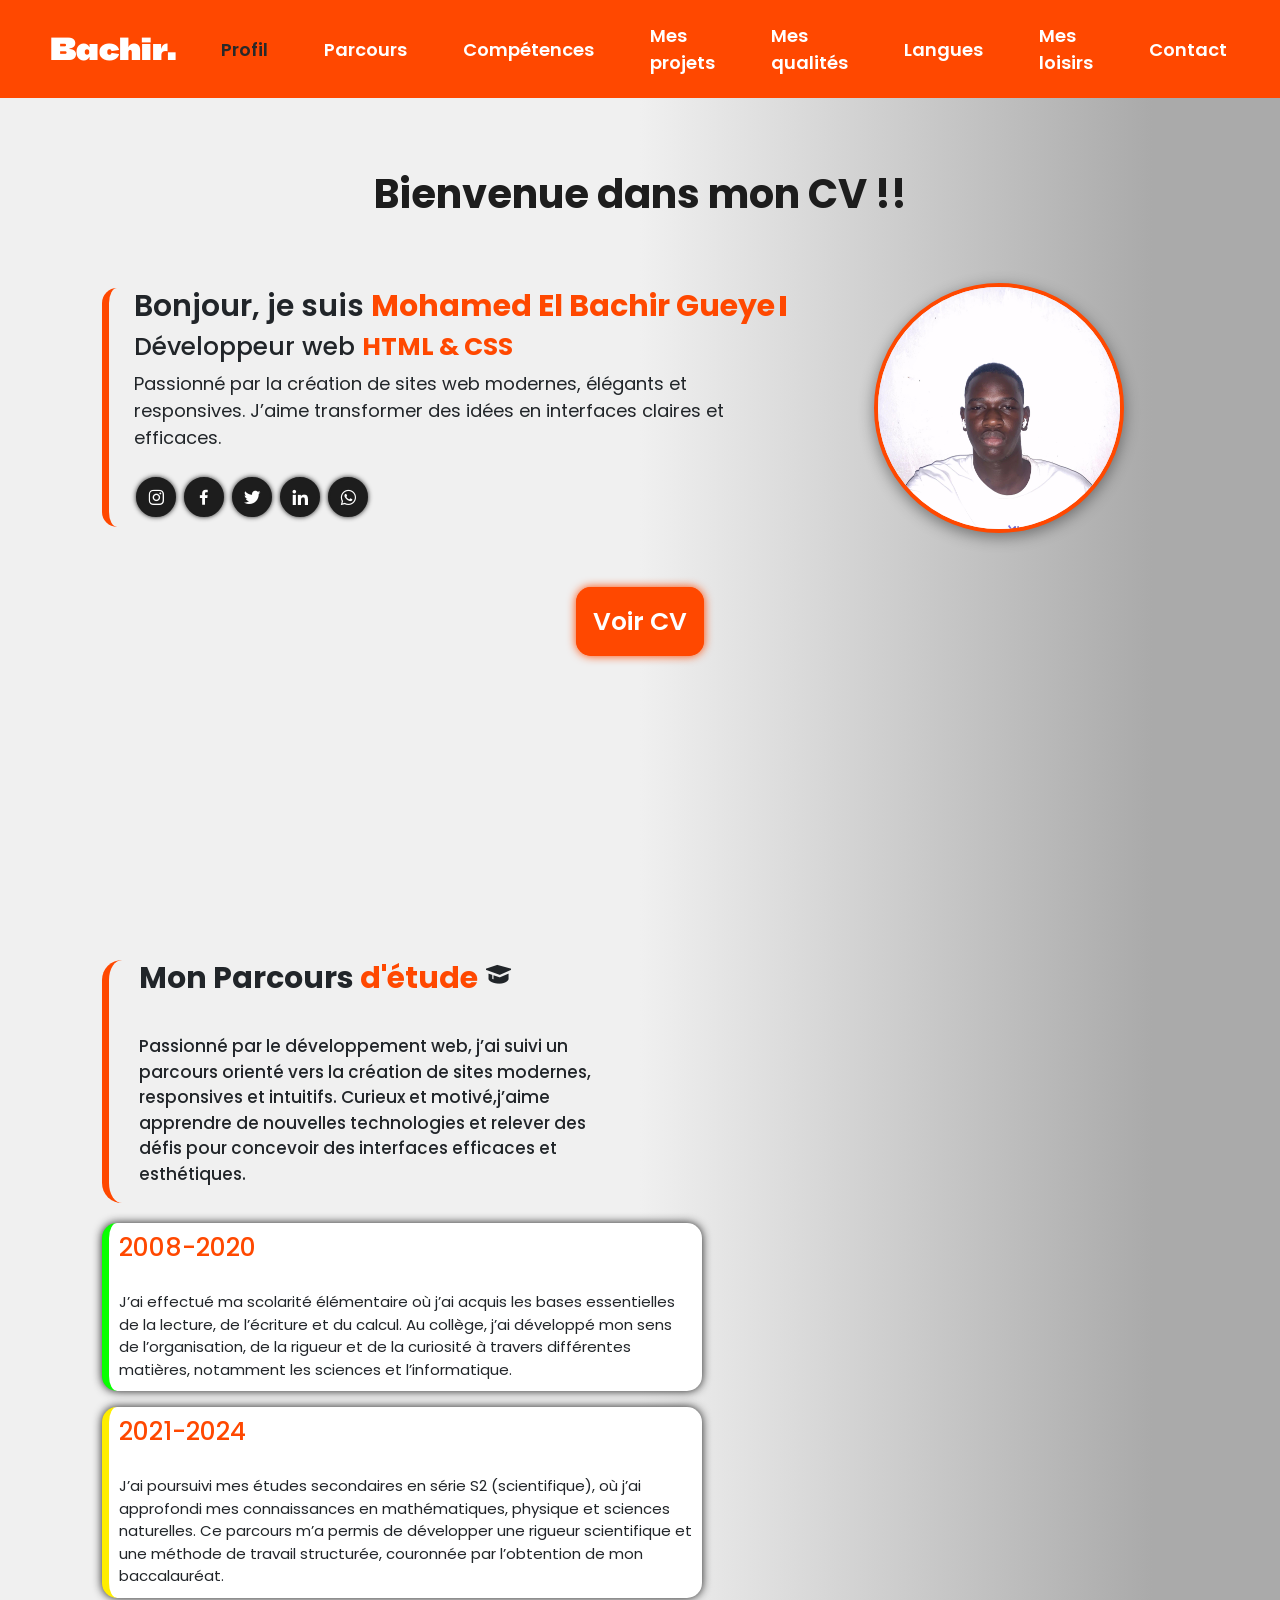
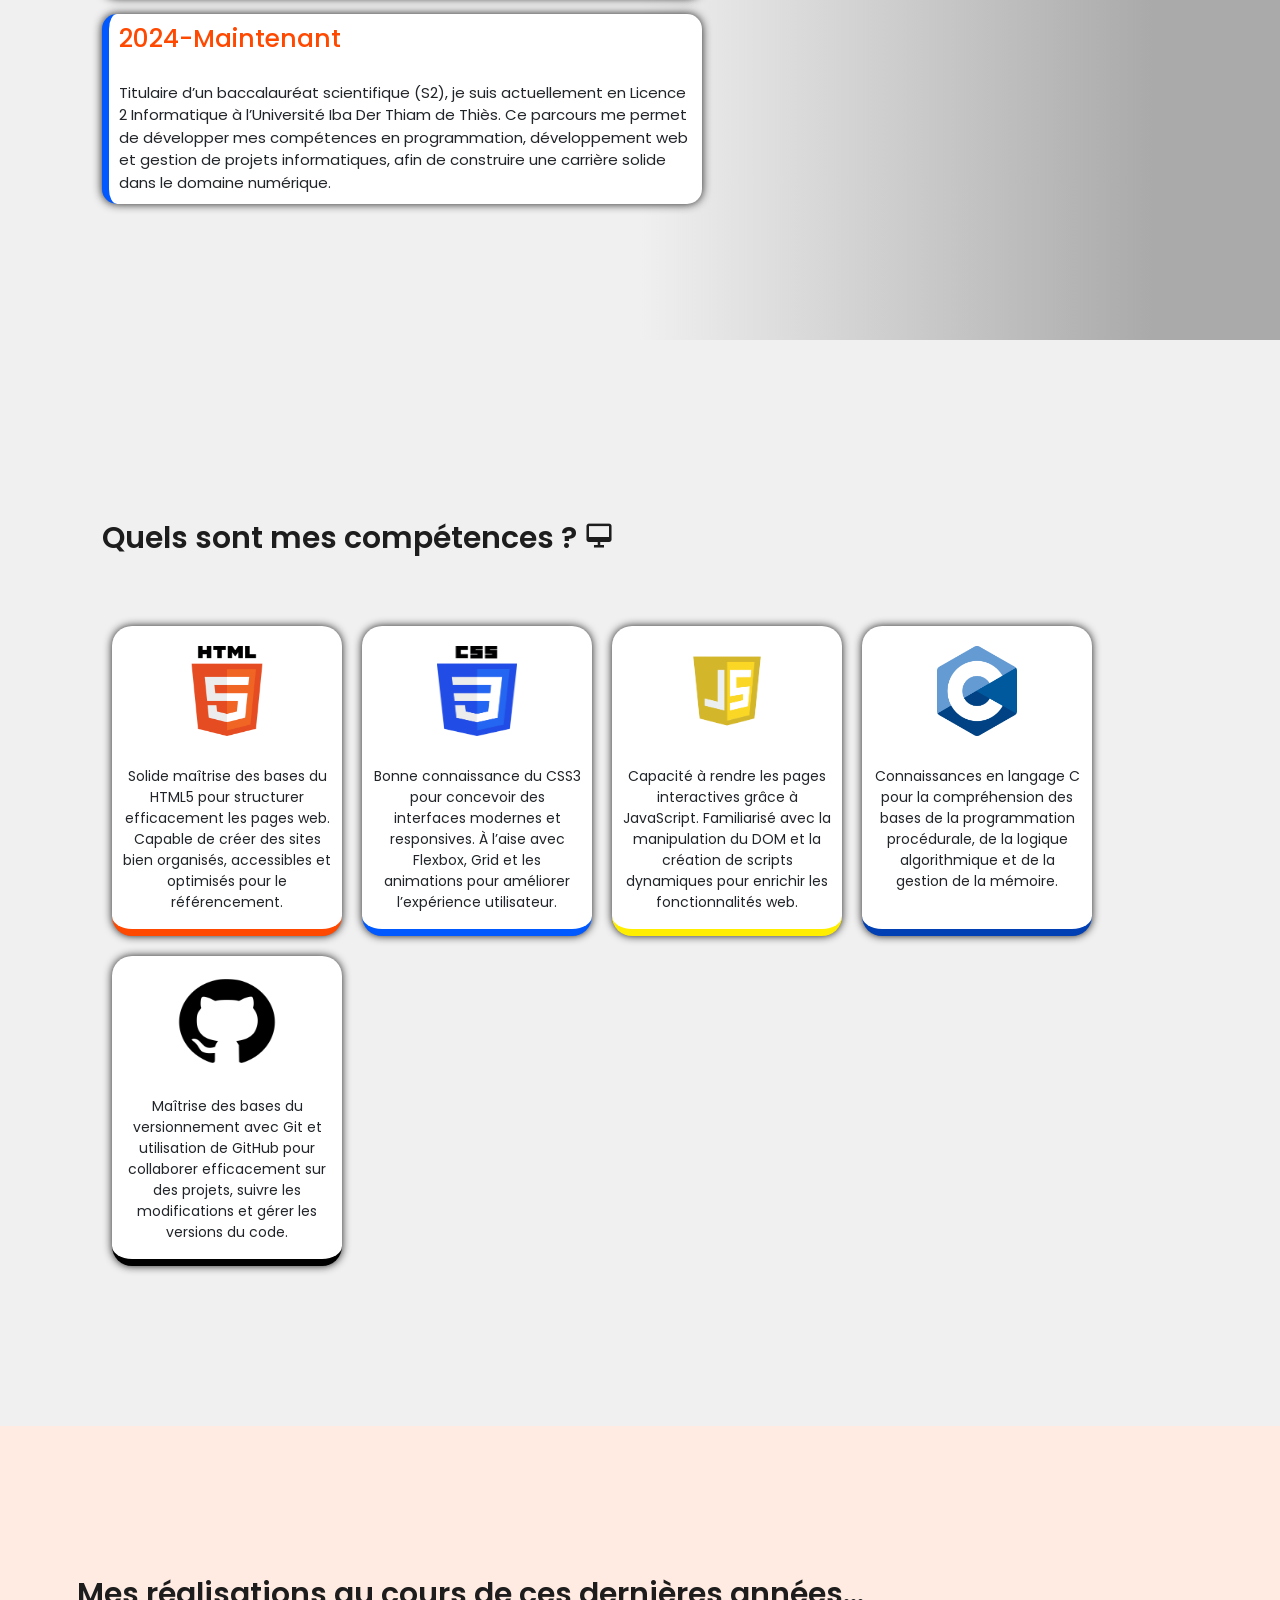
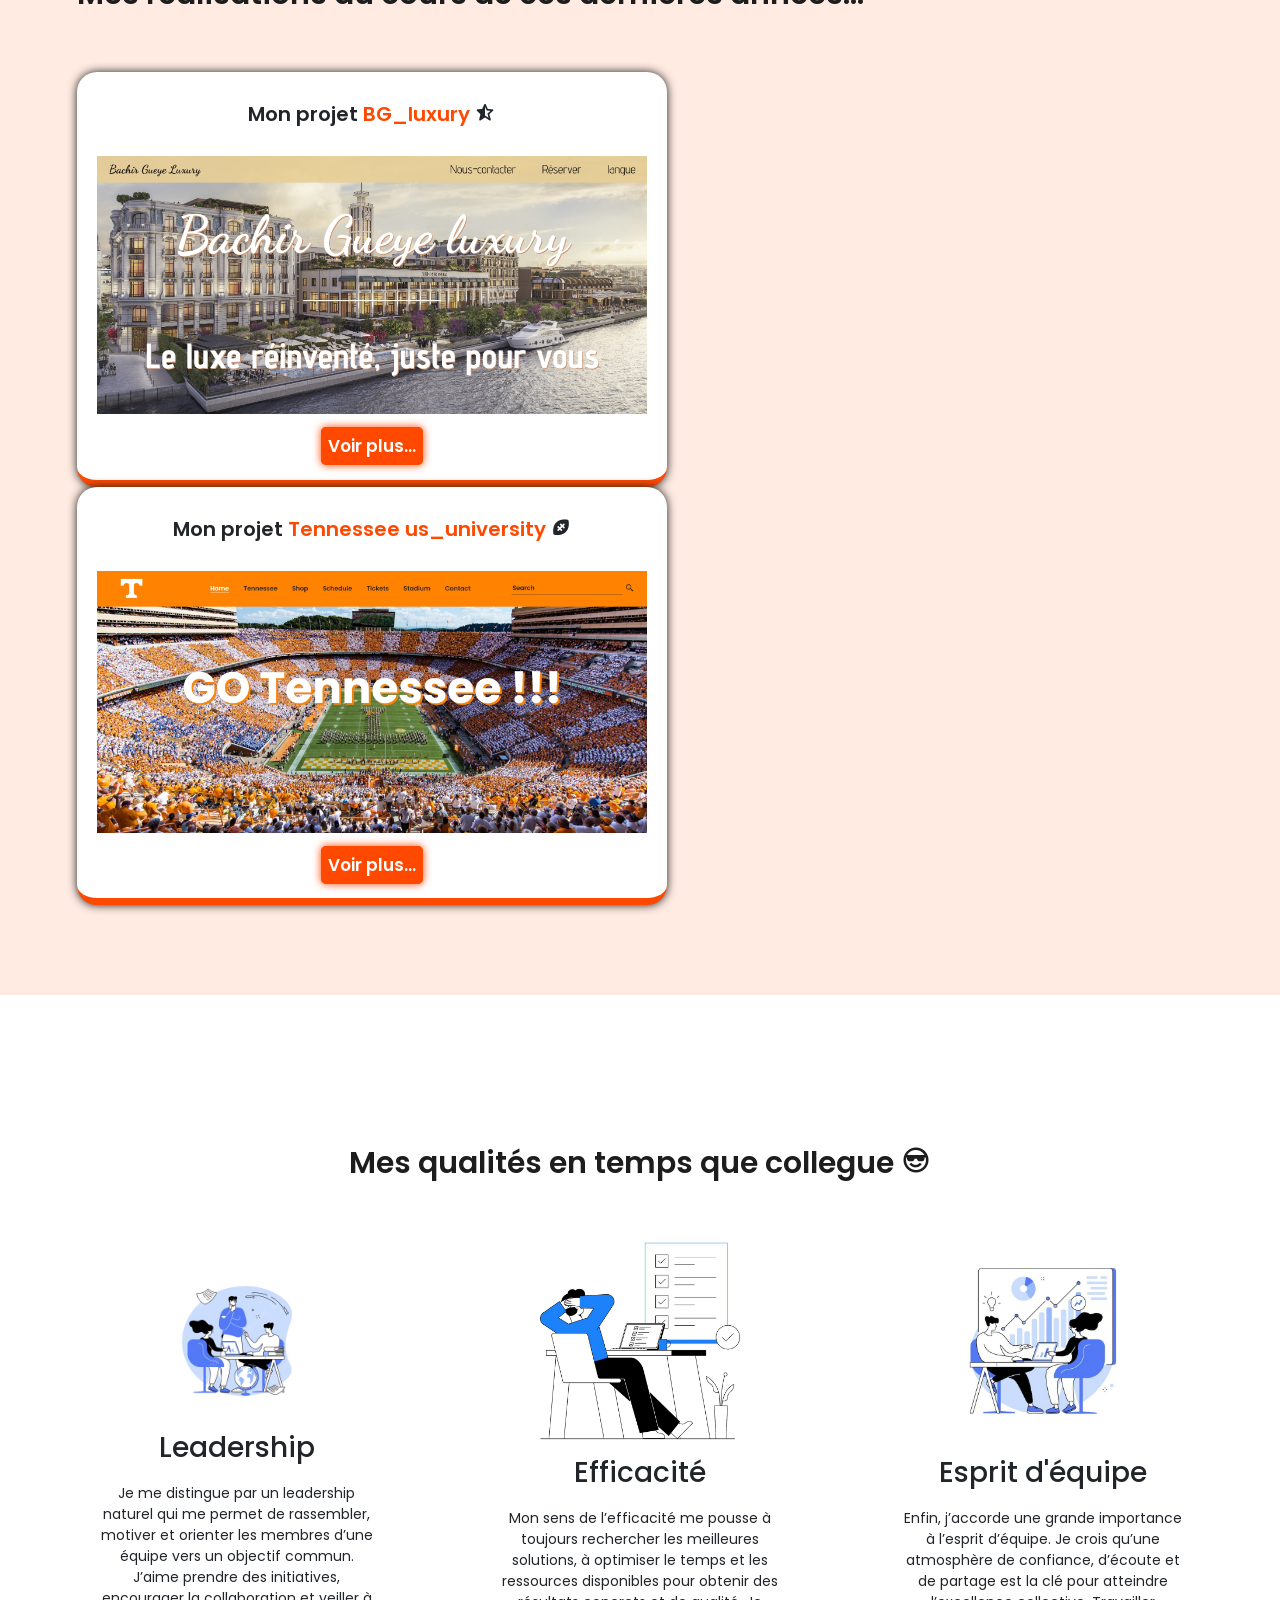
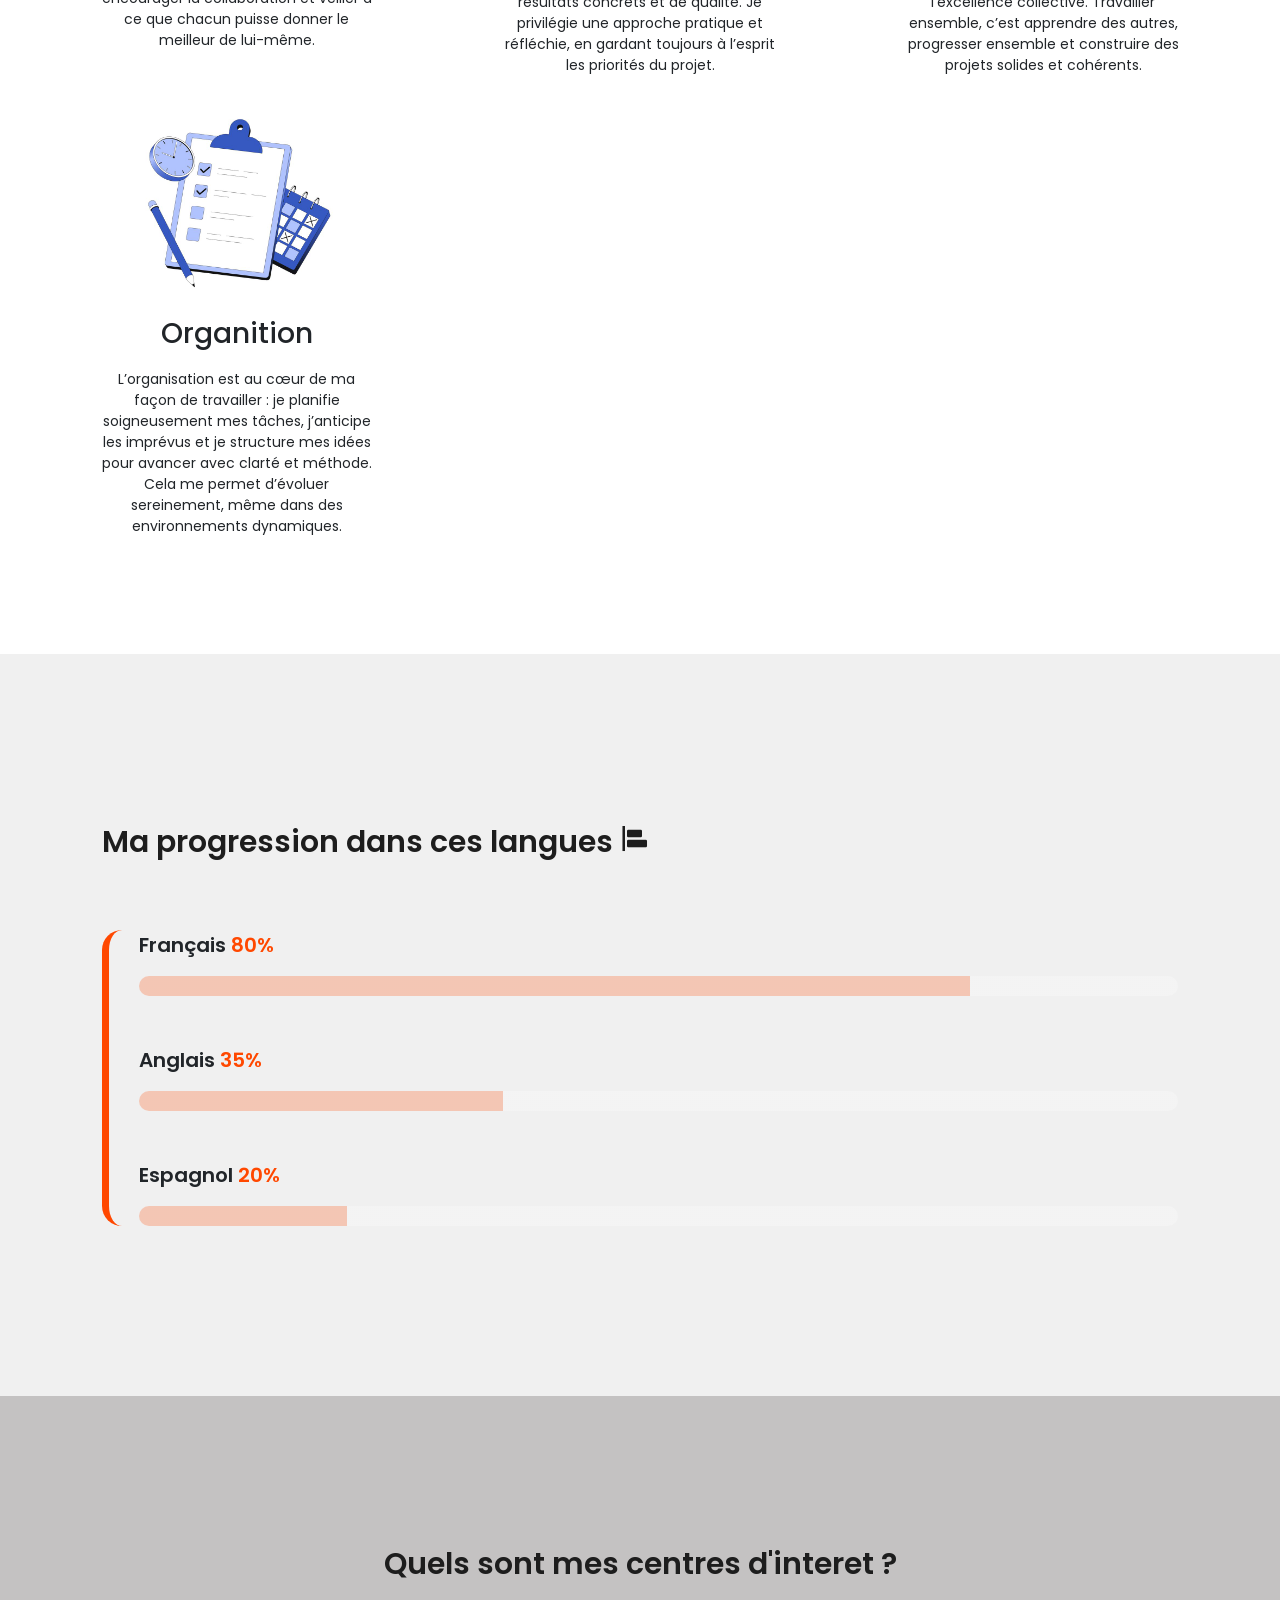
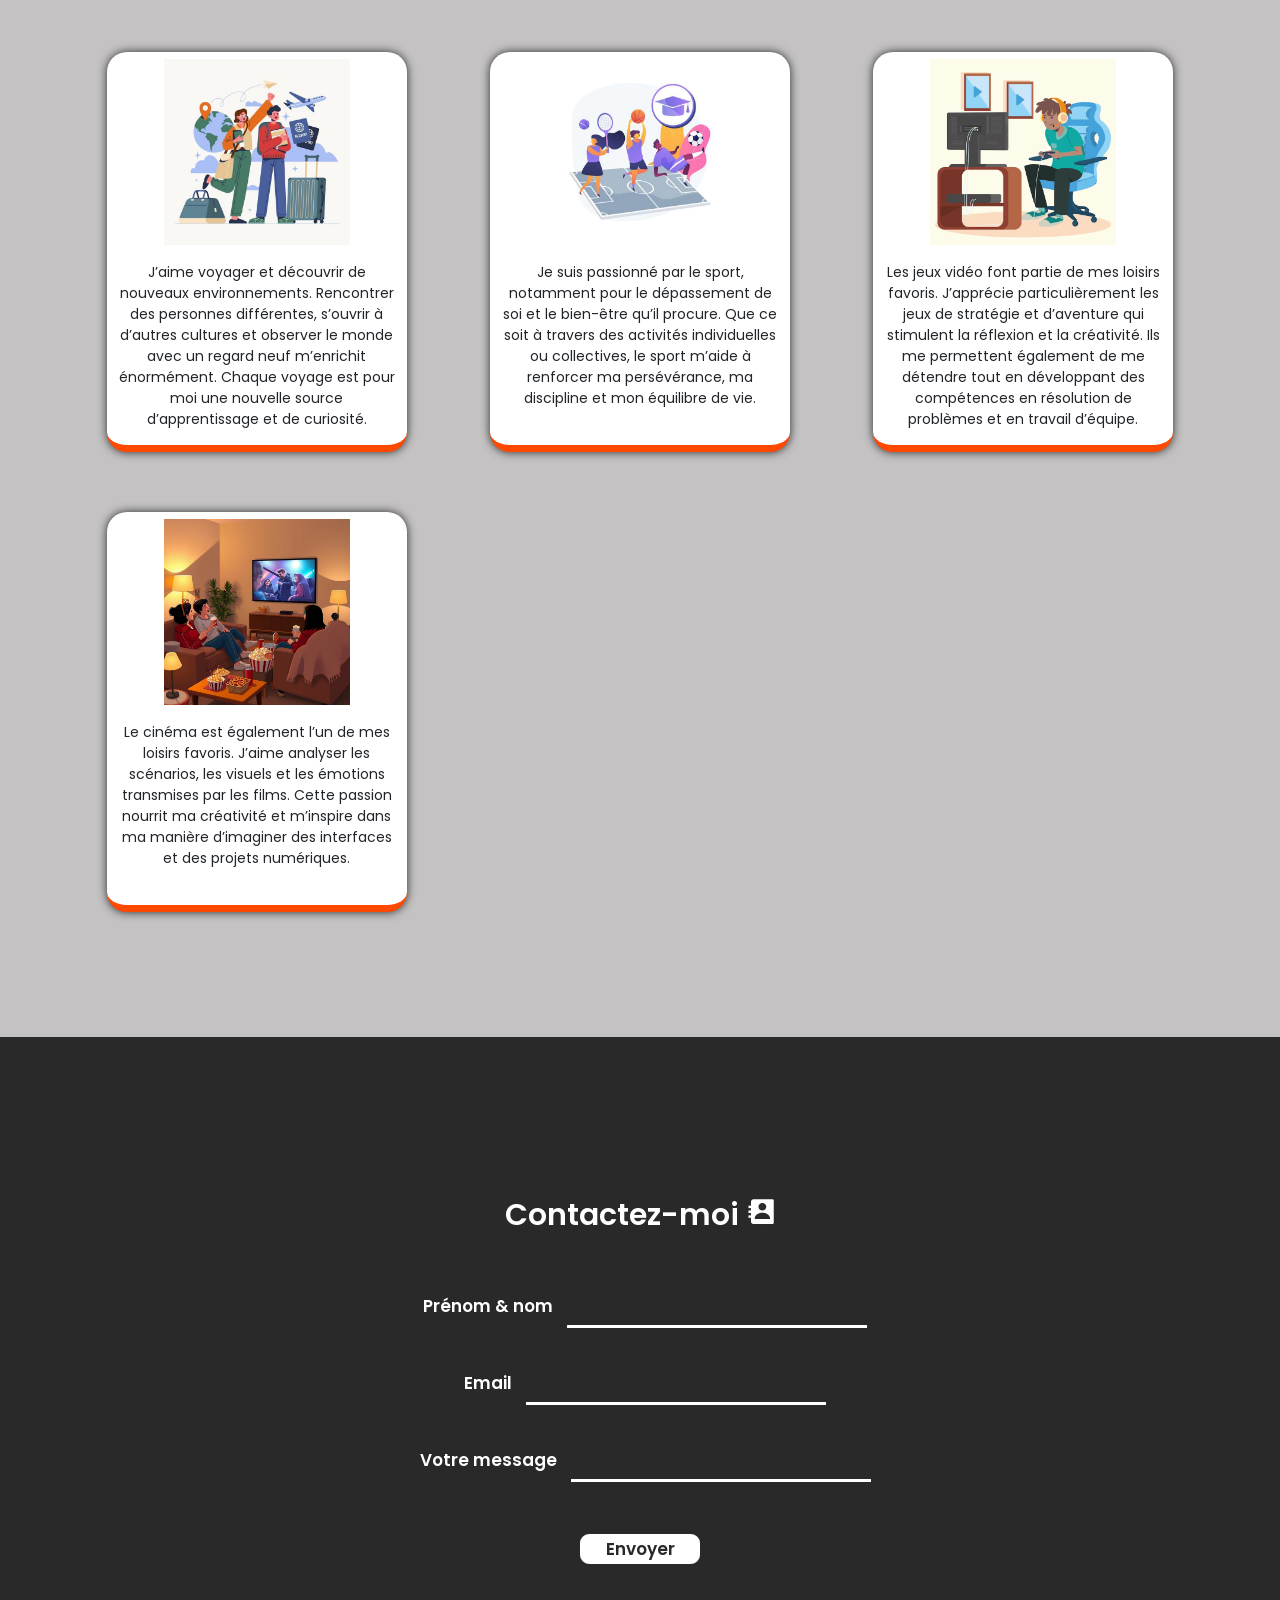
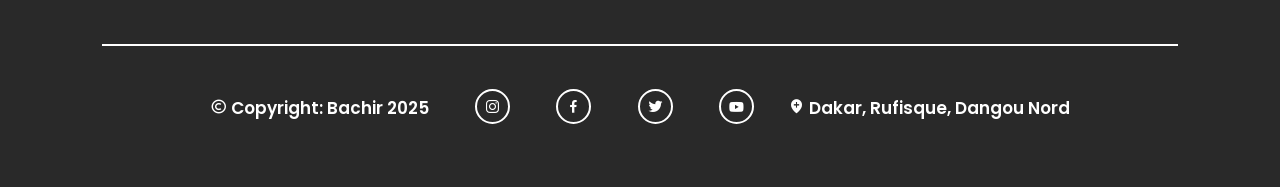
<file: index.html>
<!DOCTYPE html>
<html lang="en">
<head>
    <meta charset="UTF-8">
    <meta name="viewport" content="width=device-width, initial-scale=1.0">
    <title>Portfolio_Bachir</title>
    <link rel="shortcut icon" href="../img/logo.webp">
    <link href="https://cdn.jsdelivr.net/npm/bootstrap@5.3.3/dist/css/bootstrap.min.css" rel="stylesheet">
    <link rel="stylesheet" href="./css/style.css">
    <link href='https://unpkg.com/boxicons@2.1.4/css/boxicons.min.css' rel='stylesheet'>
</head>
<body>
    <header>                                             
        <nav class="navbar navbar-expand-lg" style="background-color: #ff4800; position: fixed; width: 100%; padding: 0 3%;">
            <div class="container-fluid">
                <a href="#Profil" class="navbar-brand logo text-white">Bachir.</a>

                <button class="navbar-toggler" type="button" data-bs-toggle="collapse" data-bs-target="#navbarNav" aria-controls="navbarNav" aria-expanded="false" aria-label="Toggle navigation">
                    <span class="navbar-toggler-icon"></span>
                </button>

                <div class="collapse navbar-collapse" id="navbarNav">
                    <ul class="navbar-nav ms-auto">
                        <li class="nav-item"><a class="nav-link text-white active" href="#Profil">Profil</a></li>
                        <li class="nav-item"><a class="nav-link text-white" href="#Parcours">Parcours</a></li>
                        <li class="nav-item"><a class="nav-link text-white" href="#Compétences">Compétences</a></li>
                        <li class="nav-item"><a class="nav-link text-white" href="#projet">Mes projets</a></li>
                        <li class="nav-item"><a class="nav-link text-white" href="#Qualité">Mes qualités</a></li>
                        <li class="nav-item"><a class="nav-link text-white" href="#Langues">Langues</a></li>
                        <li class="nav-item"><a class="nav-link text-white" href="#Loisir">Mes loisirs</a></li>
                        <li class="nav-item"><a class="nav-link text-white" href="#Contact">Contact</a></li>
                    </ul>
                </div>
            </div>
        </nav>
    </header>

    <section id="Profil">
        <h1 class="Bienvenue" id="typed-text">Bienvenue dans mon CV !!</h1>
        <div class="contenu">
            <div class="text">
                <h1>Bonjour, je suis <span id="typed-name">Mohamed El Bachir Gueye</span></h1>
                <h2>Développeur web <span>HTML & CSS</span></h2>
                <p> Passionné par la création de sites web modernes, élégants et responsives. J’aime transformer des idées en interfaces claires et efficaces.</p>
                <div class="coord">
                    <a href="#"><i class='bx bxl-instagram' ></i></a>
                    <a href="#"><i class='bx bxl-facebook' ></i></a>
                    <a href="#"><i class='bx bxl-twitter'></i></a>
                    <a href="#"><i class='bx bxl-linkedin' ></i></a>
                    <a href="#"><i class='bx bxl-whatsapp' ></i></a>
                </div>
            </div>
            <div class="image">
                <img src="./img/WhatsApp Image 2025-10-23 à 11.35.36_7ecf7394.jpg" alt="Ma photo" width="250" height="320">
            </div>
        </div>
        <a  class="lien1" href="./html/cv.html">Voir CV</a>
    </section>

    <section id="Parcours">
        <div class="spitch">
            <h1>Mon Parcours <span>d'étude</span> <i class='bx bxs-graduation' ></i></h1>
            <p>Passionné par le développement web, j’ai suivi un parcours orienté vers la création de sites modernes, responsives et intuitifs. 
            Curieux et motivé,j’aime apprendre de nouvelles technologies et relever des défis pour concevoir des interfaces efficaces et esthétiques.</p>
        </div>

        <div class="parcours_te">
            <div class="elementaire">
                <h1>2008-2020</h1>
                <p>J’ai effectué ma scolarité élémentaire où j’ai acquis les bases essentielles de la lecture, de l’écriture et du calcul. Au collège, j’ai développé mon sens de l’organisation, de la rigueur et de la curiosité à travers différentes matières, notamment les sciences et l’informatique.</p>
            </div>

            <div class="lycee">
                <h1>2021-2024</h1>
                <p>J’ai poursuivi mes études secondaires en série S2 (scientifique), où j’ai approfondi mes connaissances en mathématiques, physique et sciences naturelles. Ce parcours m’a permis de développer une rigueur scientifique et une méthode de travail structurée, couronnée par l’obtention de mon baccalauréat.</p>
            </div>

            <div class="universite">
                <h1>2024-Maintenant</h1>
                <p>Titulaire d’un baccalauréat scientifique (S2), je suis actuellement en Licence 2 Informatique à l’Université Iba Der Thiam de Thiès. Ce parcours me permet de développer mes compétences en programmation, développement web et gestion de projets informatiques, afin de construire une carrière solide dans le domaine numérique.</p>
            </div>
        </div>
    </section>

    <section id="Compétences">
        <h1 class="compete">Quels sont mes compétences ? <i class='bx bx-desktop' ></i></h1>
        <div class="comp">
            <div class="dom">
                <img src="./img/HTML5_logo_and_wordmark.svg.png" alt="" width="100" height="130">
                <p>Solide maîtrise des bases du HTML5 pour structurer efficacement les pages web. Capable de créer des sites bien organisés, accessibles et optimisés pour le référencement.</p>
            </div>

            <div class="dom2">
                <img src="./img/CSS3_logo_and_wordmark.svg.png" alt="" width="80" height="130">
                <p>Bonne connaissance du CSS3 pour concevoir des interfaces modernes et responsives. À l’aise avec Flexbox, Grid et les animations pour améliorer l’expérience utilisateur.</p>
            </div>

            <div class="dom3">
                <img src="./img/javascript-logo-javascript-icon-transparent-free-png.webp" alt="" width="100" height="130">
                <p>Capacité à rendre les pages interactives grâce à JavaScript. Familiarisé avec la manipulation du DOM et la création de scripts dynamiques pour enrichir les fonctionnalités web.</p>
            </div>

            <div class="dom4">
                <img src="./img/C_Programming_Language.svg.png" alt="" width="80" height="130">
                <p>Connaissances en langage C pour la compréhension des bases de la programmation procédurale, de la logique algorithmique et de la gestion de la mémoire.</p>
            </div>

            <div class="dom5">
                <img src="./img/GitHub_Invertocat_Logo.svg.png" alt="" width="100" height="130">
                <p>Maîtrise des bases du versionnement avec Git et utilisation de GitHub pour collaborer efficacement sur des projets, suivre les modifications et gérer les versions du code.</p>
            </div>
        </div>
    </section>

    <section id="projet">
        <h1>Mes réalisations au cours de ces dernières années...</h1>
        <div class="real">
            <div class="r">
                <h2>Mon projet <span>BG_luxury</span> <i class='bx bxs-star-half' ></i></h2>
                <img src="./img/BG8LUXURY.jpeg" alt="BG_luxury" width="550" height="250"><br>
                <a href="https://mebachirgueye-dev.github.io/BG_luxury/">Voir plus...</a>
            </div>

            <div class="r">
                <h2>Mon projet <span>Tennessee us_university</span> <i class='bx bxs-ball'></i></h2>
                <img src="./img/TENNESSEE.jpeg" alt="TENNESSEE" width="550" height="250"><br>
                <a href="https://mebachirgueye-dev.github.io/tennessee_university/">Voir plus...</a>
            </div>
        </div>
    </section>

    <section id="Qualité">
        <h1 class="quality">Mes qualités en temps que collegue <i class='bx bx-cool'></i></h1>
        <div class="quali">
            <div class="quali_1">
                <img src="./img/leader.jpeg" alt="" width="150" height="150">
                <h3>Leadership</h3>
                <p>Je me distingue par un leadership naturel qui me permet de rassembler, motiver et orienter les membres d’une équipe vers un objectif commun. J’aime prendre des initiatives, encourager la collaboration et veiller à ce que chacun puisse donner le meilleur de lui-même.</p>
            </div>

            <div class="quali_1">
                <img src="./img/efficace.jpeg" alt="" width="200" height="200">
                <h3>Efficacité</h3>
                <p>Mon sens de l’efficacité me pousse à toujours rechercher les meilleures solutions, à optimiser le temps et les ressources disponibles pour obtenir des résultats concrets et de qualité. Je privilégie une approche pratique et réfléchie, en gardant toujours à l’esprit les priorités du projet.</p>
            </div>

            <div class="quali_1">
                <img src="./img/esprit_d'equipe.jpeg" alt="" width="200" height="200">
                <h3>Esprit d'équipe</h3>
                <p>Enfin, j’accorde une grande importance à l’esprit d’équipe. Je crois qu’une atmosphère de confiance, d’écoute et de partage est la clé pour atteindre l’excellence collective. Travailler ensemble, c’est apprendre des autres, progresser ensemble et construire des projets solides et cohérents.</p>
            </div>

            <div class="quali_1">
                <img src="./img/organisation.jpeg" alt="" width="200" height="200">
                <h3>Organition</h3>
                <p>L’organisation est au cœur de ma façon de travailler : je planifie soigneusement mes tâches, j’anticipe les imprévus et je structure mes idées pour avancer avec clarté et méthode. Cela me permet d’évoluer sereinement, même dans des environnements dynamiques.</p>
            </div>
        </div>
    </section>

    <section id="Langues">
        <h1 class="titulo">Ma progression dans ces langues <i class='bx bxs-objects-horizontal-left' ></i></h1>
        <div class="process">
            <p>Français <span>80%</span></p>
            <hr class="langue-fr">
            <br>
            <p>Anglais <span>35%</span></p>
            <hr class="langue-en">
            <br>
            <p>Espagnol <span>20%</span></p>
            <hr class="langue-es">
        </div>
    </section>

    <section id="Loisir">
        <h1 class="loisi">Quels sont mes centres d'interet ?</h1>
        <div class="loi">
            <div class="l">
                <img src="./img/voyage.jpeg" alt="" width="200" height="200">
                <p>J’aime voyager et découvrir de nouveaux environnements. Rencontrer des personnes différentes, s’ouvrir à d’autres cultures et observer le monde avec un regard neuf m’enrichit énormément. Chaque voyage est pour moi une nouvelle source d’apprentissage et de curiosité.</p>
            </div>

            <div class="l">
                <img src="./img/sport.jpeg" alt="" width="200" height="200">
                <p>Je suis passionné par le sport, notamment pour le dépassement de soi et le bien-être qu’il procure. Que ce soit à travers des activités individuelles ou collectives, le sport m’aide à renforcer ma persévérance, ma discipline et mon équilibre de vie.</p>
            </div>

            <div class="l">
                <img src="./img/jeu.avif" alt="" width="200" height="200">
                <p>Les jeux vidéo font partie de mes loisirs favoris. J’apprécie particulièrement les jeux de stratégie et d’aventure qui stimulent la réflexion et la créativité. Ils me permettent également de me détendre tout en développant des compétences en résolution de problèmes et en travail d’équipe.</p>
            </div>

            <div class="l">
                <img src="./img/cinema.jpeg" alt="" width="200" height="200">
                <p>Le cinéma est également l’un de mes loisirs favoris. J’aime analyser les scénarios, les visuels et les émotions transmises par les films. Cette passion nourrit ma créativité et m’inspire dans ma manière d’imaginer des interfaces et des projets numériques.</p>
            </div>
        </div>
    </section>

    <section id="Contact">
        <h1>Contactez-moi <i class='bx bxs-contact'></i> </h1>
        <form>
            <label for="Name">Prénom & nom</label>
            <input type="text" id="Name">
            <br>
            <label for="Email">Email</label>
            <input type="email" id="Email">
            <br>
            <label for="Message">Votre message</label>
            <input type="text" id="Message">
            <br>
            <button type="submit">Envoyer</button>
        </form>

        <div class="trait"></div>

        <div class="link">
            <p><i class='bx bx-copyright' ></i> Copyright: Bachir 2025</p>
            <a href="#"><i class='bx bxl-instagram' ></i></a>
            <a href="#"><i class='bx bxl-facebook' ></i></a>
            <a href="#"><i class='bx bxl-twitter'></i></a>
            <a href="#"><i class='bx bxl-youtube' ></i></a>
            <p><i class='bx bxs-location-plus'></i> Dakar, Rufisque, Dangou Nord</p>
        </div>
    </section>

    <script src="https://cdn.jsdelivr.net/npm/bootstrap@5.3.3/dist/js/bootstrap.bundle.min.js"></script>
    <script src="./js/script.js"></script>
</body>
</html>
</file>
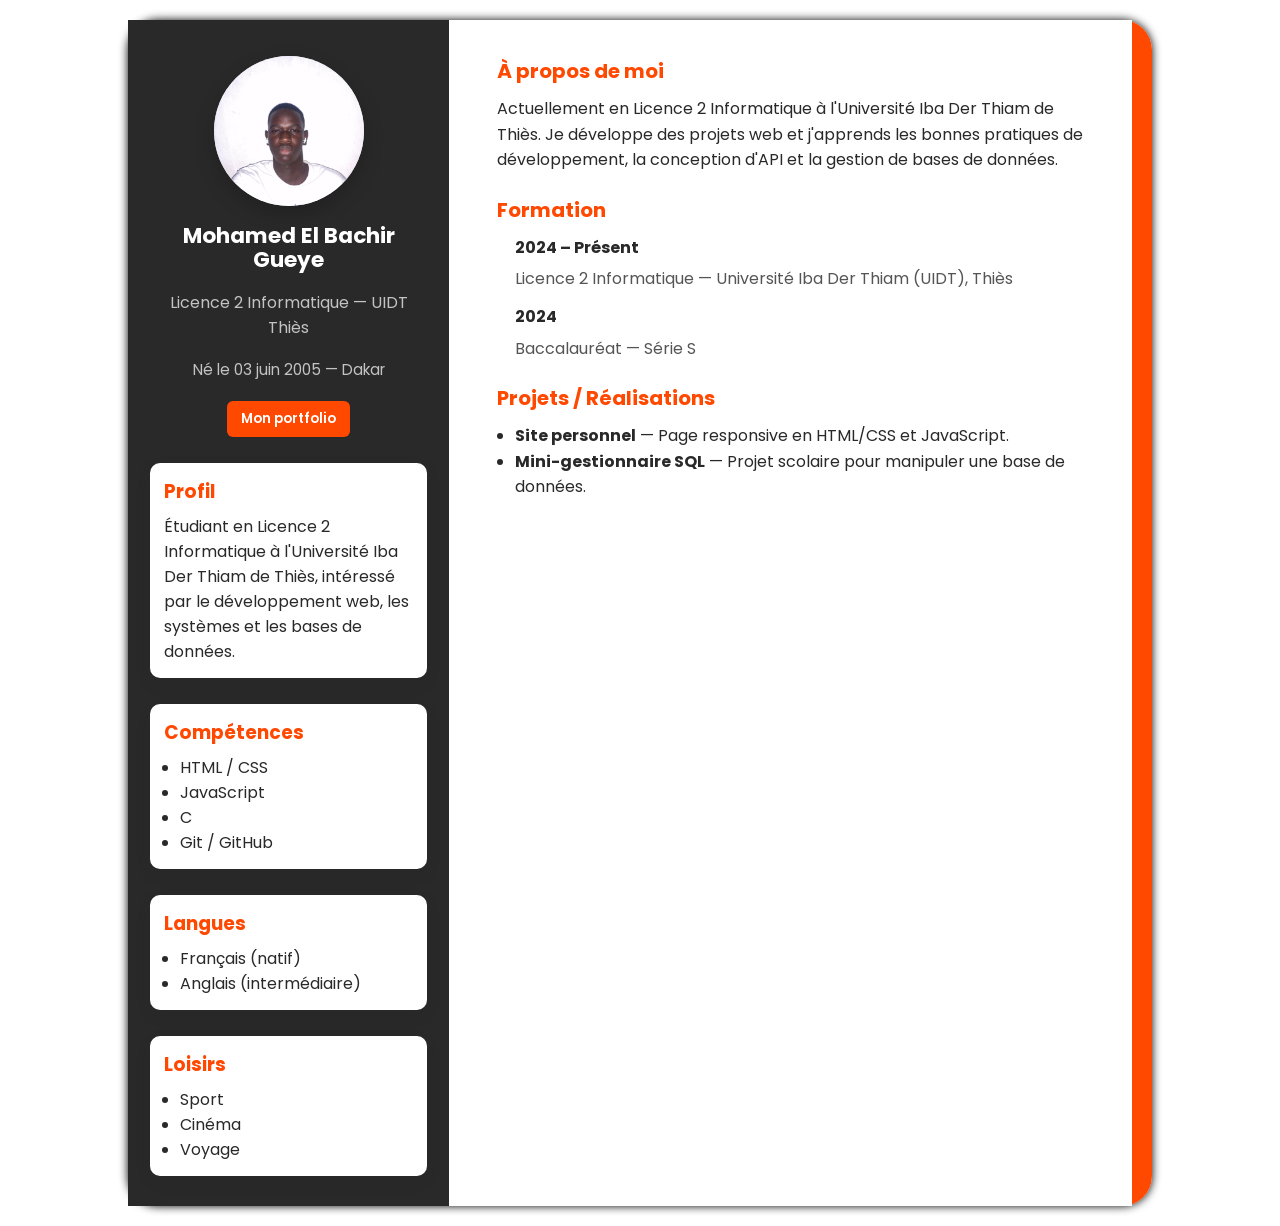
<file: html/cv.html>
<!DOCTYPE html>
<html lang="fr">
<head>
	<meta charset="UTF-8">
	<meta name="viewport" content="width=device-width, initial-scale=1.0">
	<title>CV - Mohamed El Bachir Gueye</title>
	<link rel="stylesheet" href="../css/cv_style.css">
	<meta name="description" content="CV de Mohamed El Bachir Gueye - Licence 2 Informatique">
</head>
<body>

<div class="cv">

	<aside class="left-column">
		<div class="photo">
			<img src="../img/WhatsApp Image 2025-10-23 à 11.35.36_7ecf7394.jpg" alt="Photo Mohamed El Bachir Gueye" class="photo-img">
		</div>

		<h1 class="name">Mohamed El Bachir<br>Gueye</h1>
		<p class="role">Licence 2 Informatique — UIDT Thiès</p>
		<p class="info">Né le 03 juin 2005 — Dakar</p>

		<div class="left-block">
			<button class="cta"><a href="https://mebachirgueye-dev.github.io/mebachir-portfolio.github.io/">Mon portfolio</a></button>
		</div>

		<div class="box">
			<h3>Profil</h3>
			<p>Étudiant en Licence 2 Informatique à l'Université Iba Der Thiam de Thiès, intéressé par le développement web, les systèmes et les bases de données.</p>
		</div>

		<div class="box">
			<h3>Compétences</h3>
			<ul>
				<li>HTML / CSS</li>
				<li>JavaScript</li>
				<li>C</li>
				<li>Git / GitHub</li>
			</ul>
		</div>

		<div class="box">
			<h3>Langues</h3>
			<ul>
				<li>Français (natif)</li>
				<li>Anglais (intermédiaire)</li>
			</ul>
		</div>

		<div class="box">
			<h3>Loisirs</h3>
			<ul>
				<li>Sport</li>
				<li>Cinéma</li>
				<li>Voyage</li>
			</ul>
		</div>

	</aside>

	<main class="right-column">
		<section class="about">
			<h2>À propos de moi</h2>
			<p>Actuellement en Licence 2 Informatique à l'Université Iba Der Thiam de Thiès. Je développe des projets web et j'apprends les bonnes pratiques de développement, la conception d'API et la gestion de bases de données.</p>
		</section>

		<section class="experience">
			<h2>Formation</h2>
			<ul class="timeline">
				<li>
					<strong>2024 – Présent</strong>
					<div class="item">
						Licence 2 Informatique — Université Iba Der Thiam (UIDT), Thiès
					</div>
				</li>
				<li>
					<strong>2024</strong>
					<div class="item">Baccalauréat — Série S</div>
				</li>
			</ul>
		</section>

		<section class="projects">
			<h2>Projets / Réalisations</h2>
			<ul>
				<li><strong>Site personnel</strong> — Page responsive en HTML/CSS et JavaScript.</li>
				<li><strong>Mini-gestionnaire SQL</strong> — Projet scolaire pour manipuler une base de données.</li>
			</ul>
		</section>

	</main>

</div>

</body>
</html>
</file>
<file: css/style.css>
@import url('https://fonts.googleapis.com/css2?family=BBH+Sans+Hegarty&display=swap');
@import url('https://fonts.googleapis.com/css2?family=Roboto:ital,wght@0,100..900;1,100..900&display=swap');
@import url('https://fonts.googleapis.com/css2?family=Poppins:ital,wght@0,100;0,200;0,300;0,400;0,500;0,600;0,700;0,800;0,900;1,100;1,200;1,300;1,400;1,500;1,600;1,700;1,800;1,900&display=swap');


* {
    padding: 0;
    margin: 0;
    box-sizing: border-box;
}

html {
    scroll-behavior: smooth;
}

body {
    background-color: #f0f0f0;
    font-family: "Poppins", sans-serif;
}

a {
    text-decoration: none;
}

header nav {
    display: flex;
    align-items: center;
    justify-content: space-between;
    width: 100%;
    height: auto;
    position: fixed;
    z-index: 1000;
    background-color: #ff4800;
}

header nav .logo {
    font-family: "BBH Sans Hegarty", sans-serif;
    color: white;
    font-size: 32px;
    margin-top: 20px;
    margin-bottom: 20px;
}

header nav ul {
    display: flex;
    align-items: center;
    justify-content: space-between;
}

header nav ul li {
    list-style-type: none;
    color: white;
    margin: 0 20px;
    font-size: 18px;
    font-weight: 600;
}

header nav ul a {
    font-family: "Poppins", sans-serif;
    position: relative;        
    text-decoration: none;
    font-weight: 600;
    transition: color 0.3s ease-in-out;
    padding-bottom: 5px;        
}
header nav ul a:hover,
header nav ul a.active {
    color: #292929 !important;
}

header nav ul a::after{
    content: "";
    position: absolute;
    left: 0;
    bottom: 0;                 
    width: 0%;
    height: 3px;
    background-color: #292929;  
    transition: width 0.3s ease-in-out;
}

header nav ul a:hover::after {
    width: 100%;
}

.navbar-toggler {
  border-color: white;
}

.navbar-toggler-icon {
  background-image: url("data:image/svg+xml,%3csvg xmlns='http://www.w3.org/2000/svg' viewBox='0 0 30 30'%3e%3cpath stroke='white' stroke-width='2' d='M4 7h22M4 15h22M4 23h22'/%3e%3c/svg%3e");
}

.navbar-collapse {
  background-color: #ff4800;
}

#Profil {
    /* background: linear-gradient(to bottom, #ffffff, #FFD700);
    color: #333; */
    height: auto;
    padding: 170px 8% 200px;
    width: 100%;
    text-align: center;
    background: linear-gradient(to right, #f0f0f0 50%, #aaaaaa 90%);
} 

#Profil .Bienvenue {
    color: #1d1d1d;
    font-size: 40px;
    font-weight: 700;
    margin-bottom: 6%;
}

#Profil .contenu {
    display: flex;
    align-items: center;
    justify-content: space-between;
    flex-wrap: wrap;
    margin-bottom: 70px;
}

#Profil .contenu .text {
    width: 1000px;
    text-align: left;
    border-radius: 15px;
    border-left: 7px solid #ff4800;
    max-width: 700px;
}

#Profil .contenu .text span {
    color: #ff4800;
    font-weight: 700;
}
#Profil .contenu .text h1 {
    font-weight: 600;
    font-size: 30px;
    padding-left: 25px;
}

#Profil .contenu .text h2 {
    font-weight: 500;
    font-size: 25px;
    padding-left: 25px;
}

#Profil .contenu .text p {
    font-size: 18px;
    font-weight: 400;
    padding-left: 25px;
}

#Profil .contenu .text .coord {
    padding-left: 25px;
}

#Profil .contenu .text .coord a {
    display: inline-flex;
    color: #ffffff;
    background-color: #1d1d1d;
    font-size: 20px;
    padding: 8px;
    border-radius: 50%;
    margin: 10px 2px;
    border: 2px solid #1d1d1d;
    box-shadow: 0 0 5px #1d1d1d;
    transition: .3s ease-in-out;
}

#Profil .contenu .text .coord a:hover {
    color: #1d1d1d;
    background-color: #f0f0f0;
    box-shadow: none;
    border: 2px solid #1d1d1d;
}

#Profil .contenu .image {
    max-width: 100%;
    height: auto;
    width: 250px;                
    height: 250px;               
    border-radius: 50%;          
    overflow: hidden;            
    border: 4px solid #ff4800;   
    box-shadow: 0 4px 15px #00000069;
    display: flex;               
    align-items: center;
    justify-content: center;
    background-color: #f0f0f0;
    margin-right: 5%;
}

#Profil .lien1 {
    padding: 15px;
    background-color: #ff4800;
    color: #ffffff;
    font-weight: 600;
    font-size: 25px;
    border-radius: 15px;
    border: solid 2px #ff4800;
    box-shadow: 0 0 10px #ff4800;
    transition: .3s ease-in-out;
}

#Profil .lien1:hover {
    box-shadow: none;
    border: solid 3px #ff4800;
    color: #ff4800;
    background-color: #f0f0f0;
}

#Parcours {
    padding: 120px 8%;
    width: 100%;
    height: auto;
    display: flex;
    align-items: center;
    flex-wrap: wrap;
    justify-content: space-between;

    background: linear-gradient(to right, #f0f0f0 50%, #aaaaaa 90%);
}

#Parcours .spitch {
    margin-right: 60px;
    width: auto;
    max-width: 500px;
    border-radius: 20px;
    margin-bottom: 20px;
    border-left: 7px solid #ff4800;
}

#Parcours .spitch span {
    color: #ff4800;
}

#Parcours .spitch p {
    font-size: 17px;
    font-weight: 500;
    padding-left: 30px;
}

#Parcours .spitch h1 {
    font-size: 30px;
    font-weight: 700;
    padding-bottom: 30px;
    padding-left: 30px;
}

#Parcours .parcours_te {
    margin-right: 50px;
}

#Parcours .parcours_te h1 {
    padding: 10px;
    font-size: 25px;
    color: #ff4800;
}

#Parcours .parcours_te p {
    padding: 10px;
    font-size: 15px;
    font-weight: 400;
}

#Parcours .parcours_te .elementaire {
    background-color: white;
    border-radius: 15px;
    box-shadow: 0 0 10px #1d1d1d;
    width: auto;
    max-width: 600px;
    border-left: 7px solid #09ff00;
    transition: all .3s ease;
}

#Parcours .parcours_te .elementaire:hover {
    transform: translateX(20px);
}

#Parcours .parcours_te .lycee {
    background-color: white;
    border-radius: 15px;
    box-shadow: 0 0 10px #1d1d1d;
    width: auto;
    max-width: 600px;
    border-left: 7px solid #ffee00;
    transition: all .3s ease;
}

#Parcours .parcours_te .lycee:hover {
    transform: translateX(20px);
}

#Parcours .parcours_te .universite {
    background-color: white;
    border-radius: 15px;
    box-shadow: 0 0 10px #1d1d1d;
    width: auto;
    max-width: 600px;
    border-left: 7px solid #0059ff;
    transition: all .3s ease;
}

#Parcours .parcours_te .universite:hover {
    transform: translateX(20px);
}

#Compétences {
    padding: 120px 8% 150px;
    width: 100%;
    height: auto;
    display: flex;
    flex-wrap: wrap;
    background-color: #f0f0f0;
}

#Compétences .compete {
    color: #1d1d1d;
    font-size: 30px;
    font-weight: 600;
    margin: 60px 0;  
}

#Compétences .comp {
    display: flex;
    align-items: center;
    flex-wrap: wrap;
}

#Compétences .comp .dom {
    background-color: #ffffff;
    text-align: center;
    height: 310px;
    margin: 10px;
    border-radius: 20px;
    box-shadow: 0 0 8px #1d1d1d;
    border-bottom: 7px solid #ff4800;
    transition: all .3s ease;
}

#Compétences .comp .dom:hover {
    transform: translateY(-20px);
}

#Compétences .comp .dom2 {
    background-color: #ffffff;
    text-align: center;
    height: 310px;
    margin: 10px;
    border-radius: 20px;
    box-shadow: 0 0 8px #1d1d1d;
    border-bottom: 7px solid #0059ff;
    transition: all .3s ease;
}

#Compétences .comp .dom2:hover {
    transform: translateY(-20px);
}

#Compétences .comp .dom3 {
    background-color: #ffffff;
    text-align: center;
    height: 310px;
    margin: 10px;
    border-radius: 20px;
    box-shadow: 0 0 8px #1d1d1d;
    border-bottom: 7px solid #ffee00;
    transition: all .3s ease;
}

#Compétences .comp .dom3:hover {
    transform: translateY(-20px);
}

#Compétences .comp .dom4 {
    background-color: #ffffff;
    text-align: center;
    height: 310px;
    margin: 10px;
    border-radius: 20px;
    box-shadow: 0 0 8px #1d1d1d;
    border-bottom: 7px solid #003fb4;
    transition: all .3s ease;
}

#Compétences .comp .dom4:hover {
    transform: translateY(-20px);
}

#Compétences .comp .dom5 {
    background-color: #ffffff;
    text-align: center;
    height: 310px;
    margin: 10px;
    border-radius: 20px;
    box-shadow: 0 0 8px #1d1d1d;
    border-bottom: 7px solid #000000;
    transition: all .3s ease;
}

#Compétences .comp .dom5:hover {
    transform: translateY(-20px);
}

#Compétences .comp .dom img {
    padding-top: 20px;
    padding-bottom: 20px ;
}

#Compétences .comp .dom p {
    width: auto;
    max-width: 230px;
    padding: 10px;
    font-size: 14px;
}

#Compétences .comp .dom2 img {
    padding-top: 20px;
    padding-bottom: 20px ;
}

#Compétences .comp .dom2 p {
    width: auto;
    max-width: 230px;
    padding: 10px;
    font-size: 14px;
}

#Compétences .comp .dom3 img {
    padding-top: 20px;
    padding-bottom: 20px ;
}

#Compétences .comp .dom3 p {
    width: auto;
    max-width: 230px;
    padding: 10px;
    font-size: 14px;
}

#Compétences .comp .dom4 img {
    padding-top: 20px;
    padding-bottom: 20px ;
}

#Compétences .comp .dom4 p {
    width: auto;
    max-width: 230px;
    padding: 10px;
    font-size: 14px;
}

#Compétences .comp .dom5 img {
    padding-top: 20px;
    padding-bottom: 20px ;
}

#Compétences .comp .dom5 p {
    width: auto;
    max-width: 230px;
    padding: 10px;
    font-size: 14px;
}

#projet {
    padding: 90px 6%;
    width: 100%;
    height: auto;
    background-color: #ffebe2;
}

#projet h1  {
    color: #1d1d1d;
    font-size: 30px;
    font-weight: 600;
    margin: 60px 0; 
}

#projet .real {
    display: flex;
    align-items: center;
    justify-content: space-between;
    flex-wrap: wrap;
}

#projet .real .r {
    text-align: center;
    border-radius: 20px;
    background-color:  #ffffff;
    border-bottom: 7px solid #ff4800;
    box-shadow: 0 0 10px #1d1d1d;
    padding-bottom: 20px;
    
    transition: .3s all;
}

#projet .real .r:hover {
    transform: translateY(-20px);
}

#projet .real .r h2 {
    font-size: 20px;
    margin-bottom: 10px;
    margin-top: 30px;
    font-weight: 600;
}

#projet .real .r span {
    color: #ff4800;
}

#projet .real .r img {
    width: 100%;
    height: auto;
    max-width: 590px;
    padding: 20px;
}

#projet .real .r a {
    color: #ffffff;
    background-color: #ff4800;
    border-radius: 5px;
    border: 2px solid #ff4800;
    box-shadow: 0 0 8px #ff4800;
    font-size: 17px;
    font-weight: 600;
    padding: 5px;
    transition: .3s ease-in-out;
}

#projet .real .r a:hover {
    color: #ff4800;
    background-color: #ffffff;
    border: 2px solid #ff4800;
    box-shadow: none;
}

#Qualité {
    padding: 90px 6%;
    width: 100%;
    height: auto;
    background-color: #ffffff;
    text-align: center;
}

#Qualité .quality {
    color: #1d1d1d;
    font-size: 30px;
    font-weight: 600;
    margin: 60px 0; 
}

#Qualité .quali {
    display: flex;
    align-items: center;
    justify-content: space-between;
    flex-wrap: wrap;
    margin: 1px 10px;
}

#Qualité .quali h3 {
    padding-top: 15px;
}

#Qualité .quali p {
    width: auto;
    max-width: 300px;
    padding: 10px;
    font-size: 14px;
}

#Langues {
    font-family: "Poppins", sans-serif;
    padding: 100px 8% 150px;
    width: 100%;
    height: auto;
    /* background-color: #dadada; */
}

#Langues .titulo {
    color: #1d1d1d;
    font-size: 30px;
    font-weight: 600;
    margin: 70px 0;
}

#Langues .process {
    border-radius: 20px;
    border-left: 7px solid #ff4800;
}

#Langues .process p {
    padding-left: 30px;
}

#Langues span {
    color: #ff4800;
}

hr {
    border: none;
    height: 20px;
    border-radius: 10px;
    margin-bottom: 20px;
    margin-left: 30px;
}

#Langues .process .langue-fr {
    background: linear-gradient(to right, #ff4800 80%, #ffffff 80%);
}

#Langues .process .langue-en {
    background: linear-gradient(to right, #ff4800 35%, #ffffff 35%); 
}

#Langues .process .langue-es {
    background: linear-gradient(to right, #ff4800 20%, #ffffff 20%);
}

#Langues p {
    margin: 5px 0;
    font-size: 20px;
    font-weight: 600;
}

#Loisir {
    padding: 90px 6%;
    width: 100%;
    height: auto;
    background-color: #c4c2c2;
    text-align: center;
}

#Loisir .loisi {
    color: #1d1d1d;
    font-size: 30px;
    font-weight: 600;
    margin: 60px 0 40px; 
}

#Loisir .loi {
    display: flex;
    align-items: center;
    justify-content: space-between;
    flex-wrap: wrap;
    margin: 5px 20px;
}

#Loisir .loi img {
    padding: 7px;
}

#Loisir .loi .l {
    background-color: #ffffff;
    border-radius: 20px;
    border-bottom: 7px solid #ff4800;
    box-shadow: 0 0 10px #292929;
    margin: 30px 10px;
    height: 400px;
    max-width: 300px;
    transition: all .3s ease;
}

#Loisir .loi .l:hover {
    transform: translateY(-20px);
}

#Loisir .loi h1 {
    padding-top: 15px;
}

#Loisir .loi p {
    width: auto;
    max-width: 350px;
    padding: 10px;
    font-size: 14px;
}

#Contact {
    font-family: "Poppins", sans-serif;
    padding: 60px 8% 20px;
    width: 100%;
    height: auto;
    background-color: #292929;
    text-align: center;
}

#Contact h1 {
    color: white;
    font-size: 30px;
    font-weight: 600;
    margin: 100px 0 20px;
}

#Contact form label {
    font-family: "Poppins", sans-serif;
    font-size: 17px;
    color: white;
    font-weight: 600;
    margin: 10px 10px;
}

#Contact form input {
    background-color: #292929;
    outline: none;
    border-bottom: 3px solid white;
    border-left: none;
    border-right: none;
    border-top: none;
    width: auto;
    max-width: 300px;
    height: 40px;
    font-size: 17px;
    color: white;
    margin-top: 35px;
}

#Contact form button {
    width: 120px;
    height: 30px;
    font-size: 17px;
    font-family: "Poppins", sans-serif;
    font-weight: 600;
    color: #292929;
    background-color: white;
    margin: 50px;
    border-radius: 9px;
    border: 3px solid white;
    transition: .3s;
}

#Contact form button:hover {
    color: white;
    background-color: #292929;
}

#Contact .trait {
    background-color: white;
    width: 100%;
    height: 2px;
    margin-top: 30px;
}

#Contact .link {
    font-family: "Poppins", sans-serif;
    font-weight: 600;
    font-size: 17px;
    color: white;
    display: flex;
    align-items: center;
    flex-wrap: wrap;
    justify-content: space-between;
    margin: 30px 10%;
}

#Contact .link a {
    display: inline-flex;
    font-size: 17px;
    padding: 7px;
    color: white;
    margin-left: 12px;
    border: 2px solid white;
    border-radius: 50%;
    transition: .3s;
}

#Contact .link a:hover {
    border: 2px solid #ff4800;
    background-color: #ff4800;
    color: white;
}

#Contact .link p {
    margin-top: 20px;
}
</file>
<file: css/cv_style.css>
@import url('https://fonts.googleapis.com/css2?family=BBH+Sans+Hegarty&display=swap');
@import url('https://fonts.googleapis.com/css2?family=Roboto:ital,wght@0,100..900;1,100..900&display=swap');
@import url('https://fonts.googleapis.com/css2?family=Poppins:ital,wght@0,100;0,200;0,300;0,400;0,500;0,600;0,700;0,800;0,900;1,100;1,200;1,300;1,400;1,500;1,600;1,700;1,800;1,900&display=swap');

* {
    margin: 0;
    padding: 0;
    box-sizing: border-box;
    font-family: "Poppins", sans-serif;
}

body {
    box-shadow: 0 0 10px;
    margin: 20px 10%;
    border-radius: 30px;
    border-right: 20px solid #ff4800;
    min-width: 300px;
}

body a {
    text-decoration: none;
    color: #ffffff;
}


.cv {
    display: flex;
    width: 100%;
    min-height: 100vh;
    background: #f8f8f8;
}

.left-column {
    width: 32%;
    background-color: #292929; 
    color: #ffffff;
    padding: 30px 22px;
    display: flex;
    flex-direction: column;
    align-items: center;
    gap: 12px;
}

.right-column {
    width: 68%;
    background-color: #ffffff;
    padding: 36px 48px;
    color: #292929;
}


.photo {
    width: 150px;
    height: 150px;
    border-radius: 50%;
    margin: 6px auto;
    overflow: hidden;
    background-color: #c4c2c2;
    display: flex;
    align-items: center;
    justify-content: center;
    box-shadow: 0 8px 20px rgba(0,0,0,0.2);
}

.photo-img { 
    width: 100%; 
    height: 100%; 
    object-fit: cover; 
    display:block; 
}


.name {
    text-align: center;
    color: #ffffff;
    margin-bottom: 6px;
    font-size: 1.35rem;
    line-height: 1.1;
}

.role { 
    color: #c4c2c2; 
    text-align: center; 
    margin-bottom: 6px; 
}

.info { 
    text-align:center; 
    color: #c4c2c2; 
    font-size:0.95rem; 
    margin-bottom:8px; 
}

.left-block { 
    width:100%; 
    display:flex; 
    justify-content:center; 
}

.cta {
    background: #ff4800;
    color: #fff;
    border: none;
    padding: 8px 14px;
    border-radius: 6px;
    cursor: pointer;
    font-weight:600;
}

.box {
    background-color: #ffffff;
    padding: 14px;
    border-radius: 10px;
    margin-top: 14px;
    width: 100%;
    color: #292929;
    box-shadow: 0 6px 18px #2929290f;
}

.box h3 { 
    color: #ff4800; 
    margin-bottom:8px; 
}

.box ul { 
    margin-left:16px; 
    margin-top:6px; 
}

.right-column h2 { 
    color: #ff4800; 
    margin-bottom:10px; 
    font-size:1.25rem; 
}

.right-column section { 
    margin-bottom:22px;
}

.right-column p, .right-column li { 
    color:#292929; 
    line-height:1.6; 
}

.right-column ul { 
    margin-left:18px 
}

.timeline { 
    list-style:none; 
}

.timeline li { 
    margin-bottom:12px; 
}

.timeline .item { 
    margin-top:6px; 
    color:#555; 
}


@media (max-width: 768px) {
    .cv { flex-direction: column; }
    .left-column, .right-column { width:100%; }
    .right-column { padding:20px; }
}

@media (max-width:420px) {
    .photo{ width:120px; height:120px }
    .name{ font-size:1.15rem }
}
</file>
